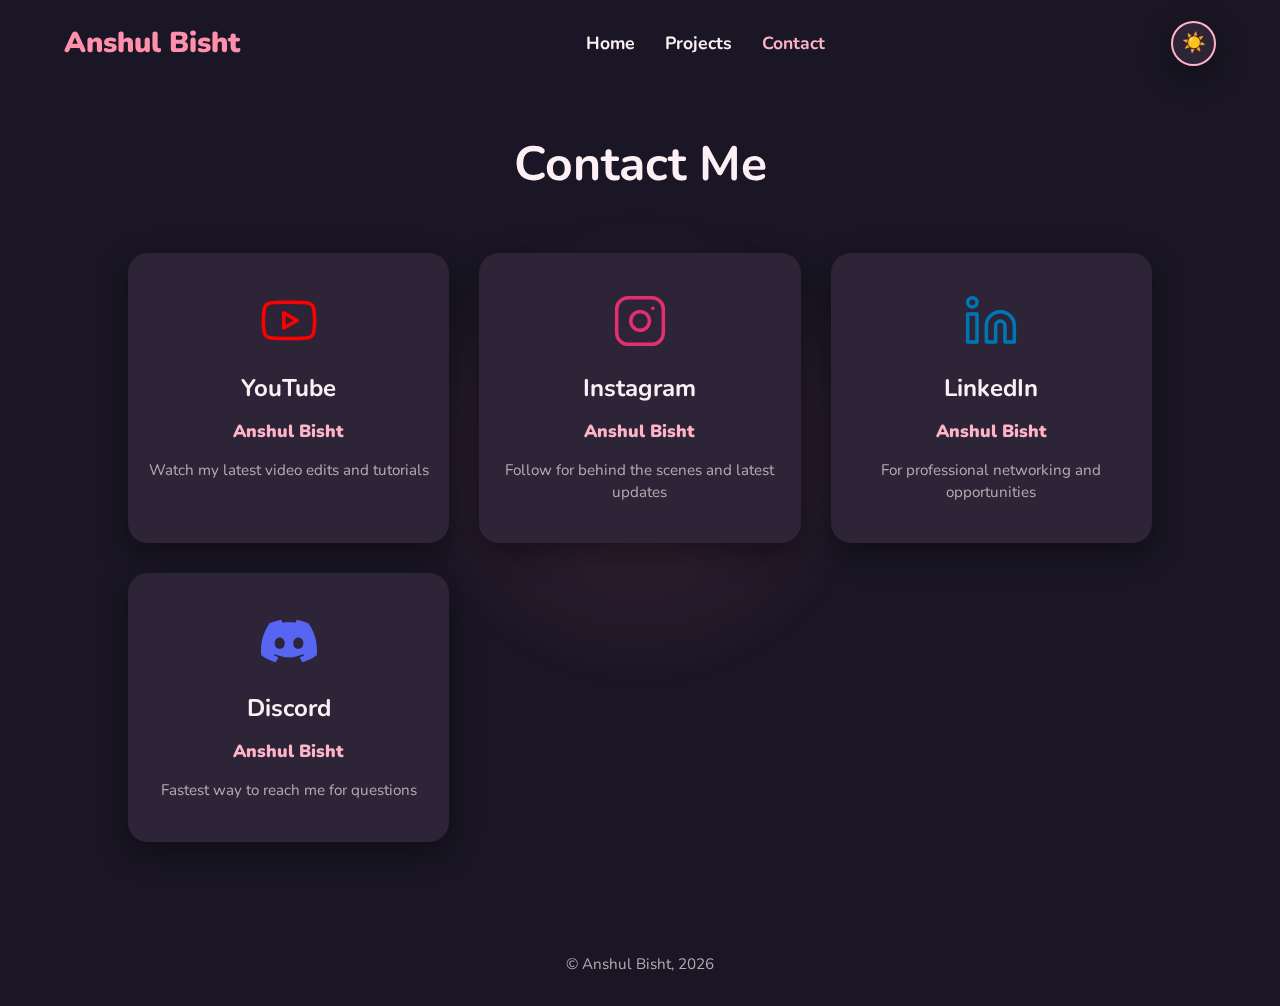
<file: contact.html>
<!DOCTYPE html>
<html lang="en">

<head>
    <meta charset="UTF-8">
    <meta name="viewport" content="width=device-width, initial-scale=1.0">
    <title>contact | anshul</title>
    <link href="https://fonts.googleapis.com/css2?family=Nunito:wght@400;700;900&display=swap" rel="stylesheet">
    <link rel="stylesheet" href="index.css">
</head>

<body class="dark-mode">
    <div class="interactive-bg"></div>
    <nav>
        <div class="logo"><a href="index.html">Anshul Bisht</a></div>
        <div class="nav-links">
            <a href="index.html">Home</a>
            <a href="projects.html">Projects</a>
            <a href="contact.html" style="color: var(--primary-color);">Contact</a>
        </div>
        <div class="nav-controls">
            <button id="themeToggle" class="theme-toggle" aria-label="Toggle Light Mode">☀️</button>
        </div>
    </nav>

    <section id="contact-page" class="reveal active"
        style="min-height: 80vh; display: flex; flex-direction: column; align-items: center; justify-content: center; padding-top: 40px;">
        <h2 style="font-size: 3rem; color: var(--text-color); margin-bottom: 50px;">Contact Me</h2>

        <div class="social-grid">
            <a href="https://youtube.com/@momoro-game?si=T9J703inHkOxb1aQ" target="_blank" class="social-card">
                <svg width="56" height="56" viewBox="0 0 24 24" fill="none" stroke="currentColor" stroke-width="1.5"
                    stroke-linecap="round" stroke-linejoin="round" style="color: #FF0000;">
                    <path
                        d="M22.54 6.42a2.78 2.78 0 0 0-1.94-2C18.88 4 12 4 12 4s-6.88 0-8.6.46a2.78 2.78 0 0 0-1.94 2A29 29 0 0 0 1 11.75a29 29 0 0 0 .46 5.33 2.78 2.78 0 0 0 1.94 2c1.72.46 8.6.46 8.6.46s6.88 0 8.6-.46a2.78 2.78 0 0 0 1.94-2 29 29 0 0 0 .46-5.33 29 29 0 0 0-.46-5.33z">
                    </path>
                    <polygon points="9.75 15.02 15.5 11.75 9.75 8.48 9.75 15.02"></polygon>
                </svg>
                <div>
                    <h3>YouTube</h3>
                    <p class="username">Anshul Bisht</p>
                    <p class="desc">Watch my latest video edits and tutorials</p>
                </div>
            </a>

            <a href="https://www.instagram.com/_bishtanshul_?igsh=MWtqOXR0b3kzMGV0Zg==" target="_blank"
                class="social-card">
                <svg width="56" height="56" viewBox="0 0 24 24" fill="none" stroke="currentColor" stroke-width="1.5"
                    stroke-linecap="round" stroke-linejoin="round" style="color: #E1306C;">
                    <rect x="2" y="2" width="20" height="20" rx="5" ry="5"></rect>
                    <path d="M16 11.37A4 4 0 1 1 12.63 8 4 4 0 0 1 16 11.37z"></path>
                    <line x1="17.5" y1="6.5" x2="17.51" y2="6.5"></line>
                </svg>
                <div>
                    <h3>Instagram</h3>
                    <p class="username">Anshul Bisht</p>
                    <p class="desc">Follow for behind the scenes and latest updates</p>
                </div>
            </a>

            <a href="https://www.linkedin.com/in/anshul-bisht-27297b3a1?utm_source=share_via&utm_content=profile&utm_medium=member_android"
                target="_blank" class="social-card">
                <svg width="56" height="56" viewBox="0 0 24 24" fill="none" stroke="currentColor" stroke-width="1.5"
                    stroke-linecap="round" stroke-linejoin="round" style="color: #0077b5;">
                    <path d="M16 8a6 6 0 0 1 6 6v7h-4v-7a2 2 0 0 0-2-2 2 2 0 0 0-2 2v7h-4v-7a6 6 0 0 1 6-6z"></path>
                    <rect x="2" y="9" width="4" height="12"></rect>
                    <circle cx="4" cy="4" r="2"></circle>
                </svg>
                <div>
                    <h3>LinkedIn</h3>
                    <p class="username">Anshul Bisht</p>
                    <p class="desc">For professional networking and opportunities</p>
                </div>
            </a>

            <a href="https://discord.com/users/1450729117371596912" target="_blank" class="social-card">
                <svg width="56" height="56" viewBox="0 0 24 24" fill="currentColor" style="color: #5865F2;">
                    <path
                        d="M20.317 4.3698a19.7913 19.7913 0 00-4.8851-1.5152.0741.0741 0 00-.0785.0371c-.211.3753-.4447.8648-.6083 1.2495-1.8447-.2762-3.68-.2762-5.4868 0-.1636-.3933-.4058-.8742-.6177-1.2495a.077.077 0 00-.0785-.037 19.7363 19.7363 0 00-4.8852 1.515.0699.0699 0 00-.0321.0277C.5334 9.0458-.319 13.5799.0992 18.0578a.0824.0824 0 00.0312.0561c2.0528 1.5076 4.0413 2.4228 5.9929 3.0294a.0777.0777 0 00.0842-.0276c.4616-.6304.8731-1.2952 1.226-1.9942a.076.076 0 00-.0416-.1057c-.6528-.2476-1.2743-.5495-1.8722-.8923a.077.077 0 01-.0076-.1277c.1258-.0943.2517-.1923.3718-.2914a.0743.0743 0 01.0776-.0105c3.9278 1.7933 8.18 1.7933 12.0614 0a.0739.0739 0 01.0785.0095c.1202.099.246.1981.3728.2924a.077.077 0 01-.0066.1276 12.2986 12.2986 0 01-1.873.8914.0766.0766 0 00-.0407.1067c.3604.698.7719 1.3628 1.225 1.9932a.076.076 0 00.0842.0286c1.961-.6067 3.9495-1.5219 6.0023-3.0294a.077.077 0 00.0313-.0552c.5004-5.177-.8382-9.6739-3.5485-13.6604a.061.061 0 00-.0312-.0286zM8.02 15.3312c-1.1825 0-2.1569-1.0857-2.1569-2.419 0-1.3332.9555-2.4189 2.157-2.4189 1.2108 0 2.1757 1.0952 2.1568 2.419 0 1.3332-.9555 2.4189-2.1569 2.4189zm7.9748 0c-1.1825 0-2.1569-1.0857-2.1569-2.419 0-1.3332.9554-2.4189 2.1569-2.4189 1.2108 0 2.1757 1.0952 2.1568 2.419 0 1.3332-.946 2.4189-2.1568 2.4189Z">
                    </path>
                </svg>
                <div>
                    <h3>Discord</h3>
                    <p class="username">Anshul Bisht</p>
                    <p class="desc">Fastest way to reach me for questions</p>
                </div>
            </a>
        </div>
    </section>

    <footer>
        &copy; Anshul Bisht, <span id="currentYear"></span>
    </footer>

    <script src="index.js"></script>
</body>

</html>
</file>
<file: index.css>
/* --- CSS Variables for Day/Night Theme --- */
:root {
    /* Day Mode (Default) */
    --bg-color: #fff0f5;
    --text-color: #4a4043;
    --text-muted: #6d6064;
    --primary-color: #ff8fab;
    --secondary-color: #fb6f92;
    --card-bg: #ffffff;
    --input-bg: #fff0f5;
    --shadow: 0 10px 30px rgba(251, 111, 146, 0.15);
    --cat-color: #4a4043;
    --cat-inner: #ffb3c6;
    --gradient-glow: rgba(255, 143, 171, 0.4);
    /* Pink glow for day */
}

body.dark-mode {
    /* Night Mode */
    --bg-color: #1a1625;
    --text-color: #fdf0f5;
    --text-muted: #b5aab0;
    --primary-color: #ffb3c6;
    --secondary-color: #ff8fab;
    --card-bg: #2d2438;
    --input-bg: #1a1625;
    --shadow: 0 10px 30px rgba(0, 0, 0, 0.4);
    --cat-color: #fdf0f5;
    --cat-inner: #fb6f92;
    --gradient-glow: rgba(251, 111, 146, 0.15);
    /* Subtle dark pink glow for night */
}

/* --- Global Styles & Custom Cursors --- */
* {
    margin: 0;
    padding: 0;
    box-sizing: border-box;
    font-family: 'Nunito', sans-serif;
}

body {
    background-color: var(--bg-color);
    color: var(--text-color);
    line-height: 1.6;
    overflow-x: hidden;
    transition: background-color 0.5s ease, color 0.5s ease;
}

/* Pointer Cursor for clickable elements */
a,
button,
.theme-toggle,
.portfolio-item,
.cat-container {
    cursor: pointer;
}

.redirect-links {
    text-decoration: none;
    color: var(--text-color);
    font-size: 1.1rem;
    font-weight: 700;
    transition: color 0.3s ease;
    position: relative;
}


/* Keep content on top of the interactive background */
nav,
section {
    position: relative;
    z-index: 1;
}

section {
    padding: 80px 10vw;
}

h2 {
    font-size: 2.5rem;
    margin-bottom: 40px;
    text-align: center;
    color: var(--secondary-color);
}

/* --- Interactive Gradient Background --- */
.interactive-bg {
    position: fixed;
    top: 0;
    left: 0;
    width: 100vw;
    height: 100vh;
    /* The radial gradient uses CSS variables updated by Javascript */
    background: radial-gradient(600px circle at var(--mouse-x, 50vw) var(--mouse-y, 50vh),
            var(--gradient-glow),
            transparent 40%);
    z-index: 0;
    pointer-events: none;
    /* Allows clicks to pass through to buttons */
}

/* --- SaaS-Style Animations --- */
.reveal {
    opacity: 0;
    transform: translateY(40px);
    transition: all 0.8s ease-out;
}

.reveal.active {
    opacity: 1;
    transform: translateY(0);
}

@keyframes pulse {
    0% {
        box-shadow: 0 0 0 0 rgba(251, 111, 146, 0.4);
    }

    70% {
        box-shadow: 0 0 0 15px rgba(251, 111, 146, 0);
    }

    100% {
        box-shadow: 0 0 0 0 rgba(251, 111, 146, 0);
    }
}

@keyframes float {

    0%,
    100% {
        transform: translateY(0px);
    }

    50% {
        transform: translateY(-15px);
    }
}

/* --- Navigation & Theme Toggle --- */
nav {
    display: flex;
    justify-content: space-between;
    align-items: center;
    padding: 20px 5vw;
}

.logo {
    font-size: 1.8rem;
    font-weight: 900;
    color: var(--secondary-color);
}

.logo a {
    text-decoration: none;
    color: inherit;
}

.nav-links {
    display: flex;
    gap: 30px;
    align-items: center;
}

.nav-links a {
    text-decoration: none;
    color: var(--text-color);
    font-size: 1.1rem;
    font-weight: 700;
    transition: color 0.3s ease;
    position: relative;
}

.nav-links a::after {
    content: '';
    position: absolute;
    width: 0;
    height: 2px;
    bottom: -5px;
    left: 0;
    background-color: var(--primary-color);
    transition: width 0.3s ease;
}

.nav-links a:hover::after {
    width: 100%;
}

.nav-links a:hover {
    color: var(--primary-color);
}

.nav-controls {
    display: flex;
    align-items: center;
    gap: 20px;
}

.theme-toggle {
    background: var(--card-bg);
    border: 2px solid var(--primary-color);
    color: var(--text-color);
    font-size: 1.2rem;
    width: 45px;
    height: 45px;
    border-radius: 50%;
    display: flex;
    justify-content: center;
    align-items: center;
    transition: all 0.3s ease;
    box-shadow: var(--shadow);
}

.theme-toggle:hover {
    transform: scale(1.1) rotate(15deg);
}

/* --- Hero Section --- */
.hero {
    display: flex;
    align-items: center;
    justify-content: space-between;
    min-height: 80vh;
}

.hero-content {
    max-width: 50%;
}

.hero h1 {
    font-size: 3.5rem;
    font-weight: 900;
    line-height: 1.2;
    margin-bottom: 20px;
}

.hero h1 span {
    color: var(--secondary-color);
}

.hero p {
    font-size: 1.2rem;
    margin-bottom: 30px;
    color: var(--text-muted);
}

.cta-btn {
    background-color: var(--secondary-color);
    color: white;
    padding: 15px 30px;
    border: none;
    border-radius: 50px;
    font-size: 1.1rem;
    font-weight: 700;
    transition: all 0.3s ease;
    animation: pulse 2s infinite;
}

.cta-btn:hover {
    background-color: var(--primary-color);
    transform: translateY(-3px);
}

/* --- CSS Animated Cat --- */
.cat-container {
    animation: float 4s ease-in-out infinite;
    position: relative;
    width: 250px;
    height: 250px;
}

.cat-head {
    width: 200px;
    height: 160px;
    background-color: var(--cat-color);
    border-radius: 100px 100px 80px 80px;
    position: absolute;
    bottom: 20px;
    left: 25px;
    transition: background-color 0.5s ease;
}

.cat-ear {
    width: 0;
    height: 0;
    border-left: 40px solid transparent;
    border-right: 40px solid transparent;
    border-bottom: 70px solid var(--cat-color);
    position: absolute;
    top: -30px;
    transition: border-bottom-color 0.5s ease;
}

.cat-ear.left {
    left: -10px;
    transform: rotate(-15deg);
}

.cat-ear.right {
    right: -10px;
    transform: rotate(15deg);
}

.cat-ear::after {
    content: '';
    position: absolute;
    border-left: 20px solid transparent;
    border-right: 20px solid transparent;
    border-bottom: 40px solid var(--cat-inner);
    top: 20px;
    left: -20px;
    transition: border-bottom-color 0.5s ease;
}

.cat-eye {
    width: 30px;
    height: 30px;
    background-color: var(--bg-color);
    border-radius: 50%;
    position: absolute;
    top: 60px;
    animation: blink 4s infinite;
    transition: background-color 0.5s ease;
}

.cat-eye.left {
    left: 40px;
}

.cat-eye.right {
    right: 40px;
}

.cat-nose {
    width: 20px;
    height: 15px;
    background-color: var(--cat-inner);
    border-radius: 50% 50% 50% 50% / 30% 30% 70% 70%;
    position: absolute;
    top: 90px;
    left: 90px;
    transition: background-color 0.5s ease;
}

@keyframes blink {

    0%,
    9%,
    11%,
    19%,
    21%,
    69%,
    71%,
    100% {
        transform: scaleY(1);
    }

    10%,
    20%,
    70% {
        transform: scaleY(0.1);
    }
}

/* --- About Me Section --- */
.about-content {
    display: flex;
    align-items: center;
    gap: 50px;
    background: var(--card-bg);
    padding: 40px;
    border-radius: 30px;
    box-shadow: var(--shadow);
    transition: background-color 0.5s ease, box-shadow 0.5s ease;
}

.about-avatar {
    width: 200px;
    height: 200px;
    background: linear-gradient(135deg, var(--primary-color), var(--secondary-color));
    border-radius: 50%;
    display: flex;
    justify-content: center;
    align-items: center;
    font-size: 5rem;
    flex-shrink: 0;
    box-shadow: var(--shadow);
}

.about-text h3 {
    font-size: 2rem;
    color: var(--secondary-color);
    margin-bottom: 15px;
}

.about-text p {
    color: var(--text-muted);
    margin-bottom: 15px;
    font-size: 1.1rem;
}

/* --- Recent Creations (Portfolio) --- */
.portfolio-grid {
    display: grid;
    grid-template-columns: repeat(3, 1fr);
    gap: 30px;
    max-width: 1100px;
    margin: 0 auto;
}

.portfolio-item {
    position: relative;
    border-radius: 20px;
    overflow: hidden;
    aspect-ratio: 4/3;
    background: var(--card-bg);
    box-shadow: var(--shadow);
    transition: transform 0.4s ease, box-shadow 0.4s ease;
}

.portfolio-item.vertical {
    aspect-ratio: 9/16;
}

.portfolio-item:hover {
    transform: translateY(-10px) scale(1.02);
    box-shadow: 0 20px 40px rgba(251, 111, 146, 0.3);
}

.portfolio-image,
.portfolio-video {
    width: 100%;
    height: 100%;
    object-fit: cover;
    transition: transform 0.5s ease;
}

.portfolio-item:hover .portfolio-image,
.portfolio-item:hover .portfolio-video {
    transform: scale(1.1);
}

.portfolio-placeholder {
    width: 100%;
    height: 100%;
    background: linear-gradient(45deg, var(--bg-color), var(--card-bg));
    display: flex;
    justify-content: center;
    align-items: center;
    font-size: 4rem;
    transition: background 0.5s ease;
}

.portfolio-overlay {
    position: absolute;
    bottom: 0;
    left: 0;
    width: 100%;
    padding: 30px 20px 20px;
    background: linear-gradient(transparent, rgba(0, 0, 0, 0.9));
    color: white;
    transform: translateY(100%);
    transition: transform 0.3s ease;
}

.portfolio-item:hover .portfolio-overlay {
    transform: translateY(0);
}

.portfolio-overlay h4 {
    font-size: 1.2rem;
    margin-bottom: 5px;
}

.portfolio-overlay span {
    font-size: 0.9rem;
    color: var(--primary-color);
}

/* --- Blog Section --- */
.blog-grid {
    display: grid;
    grid-template-columns: repeat(3, 1fr);
    gap: 30px;
    max-width: 1100px;
    margin: 0 auto;
}

.blog-card {
    background: var(--card-bg);
    border-radius: 20px;
    overflow: hidden;
    box-shadow: var(--shadow);
    transition: transform 0.4s ease, box-shadow 0.4s ease;
    display: flex;
    flex-direction: column;
}

.blog-card:hover {
    transform: translateY(-10px);
    box-shadow: 0 20px 40px rgba(251, 111, 146, 0.3);
}

.blog-image {
    width: 100%;
    height: 200px;
    object-fit: cover;
}

.blog-placeholder {
    width: 100%;
    height: 200px;
    background: linear-gradient(45deg, var(--bg-color), var(--card-bg));
    display: flex;
    justify-content: center;
    align-items: center;
    font-size: 4rem;
}

.blog-content {
    padding: 20px;
    display: flex;
    flex-direction: column;
    flex-grow: 1;
}

.blog-date {
    font-size: 0.9rem;
    color: var(--primary-color);
    margin-bottom: 10px;
}

.blog-content h3 {
    font-size: 1.4rem;
    margin-bottom: 10px;
    color: var(--text-color);
}

.blog-content p {
    color: var(--text-muted);
    font-size: 1rem;
    margin-bottom: 15px;
    flex-grow: 1;
}

.read-more {
    text-decoration: none;
    color: var(--secondary-color);
    font-weight: 700;
    transition: color 0.3s ease;
    align-self: flex-start;
}

.read-more:hover {
    color: var(--primary-color);
}

/* --- Contact Section --- */
.contact-container {
    max-width: 600px;
    margin: 0 auto;
    background: var(--card-bg);
    padding: 40px;
    border-radius: 30px;
    box-shadow: var(--shadow);
    transition: background-color 0.5s ease, box-shadow 0.5s ease;
}

.contact-form {
    display: flex;
    flex-direction: column;
    gap: 20px;
}

.input-group {
    display: flex;
    flex-direction: column;
    gap: 8px;
}

.input-group label {
    font-weight: 700;
    color: var(--text-color);
}

.input-group input,
.input-group textarea {
    padding: 15px;
    border: 2px solid transparent;
    border-radius: 12px;
    background-color: var(--input-bg);
    color: var(--text-color);
    font-size: 1rem;
    transition: all 0.3s ease;
    outline: none;
}

.input-group input:focus,
.input-group textarea:focus {
    border-color: var(--primary-color);
    box-shadow: 0 0 0 4px rgba(251, 111, 146, 0.1);
}

.input-group textarea {
    resize: vertical;
    min-height: 120px;
}

/* --- Responsive Design --- */
@media (max-width: 1024px) {

    .portfolio-grid,
    .blog-grid {
        grid-template-columns: repeat(2, 1fr);
    }
}

@media (max-width: 768px) {

    .portfolio-grid,
    .blog-grid {
        grid-template-columns: repeat(2, 1fr);
    }

    nav {
        flex-direction: column;
        gap: 20px;
    }

    .nav-links {
        flex-wrap: wrap;
        justify-content: center;
        gap: 15px;
    }

    .hero {
        flex-direction: column;
        text-align: center;
        padding-top: 50px;
    }

    .hero-content {
        max-width: 100%;
        margin-bottom: 50px;
    }

    .about-content {
        flex-direction: column;
        text-align: center;
    }

    .cat-container {
        margin: 0 auto;
    }

    .interactive-bg {
        display: none;
    }

    /* Disable interactive glow on mobile */

    .theme-toggle {
        display: none;
    }
}

.social-grid {
    display: grid;
    grid-template-columns: repeat(auto-fit, minmax(250px, 1fr));
    gap: 30px;
    width: 100%;
    max-width: 1100px;
}

.social-card {
    background: var(--card-bg);
    border-radius: 20px;
    padding: 40px 20px;
    text-align: center;
    text-decoration: none;
    display: flex;
    flex-direction: column;
    align-items: center;
    gap: 20px;
    box-shadow: var(--shadow);
    transition: transform 0.3s ease, box-shadow 0.3s ease;
}

.social-card:hover {
    transform: translateY(-10px);
    box-shadow: 0 15px 30px rgba(251, 111, 146, 0.2);
}

.social-card h3 {
    color: var(--text-color);
    font-size: 1.5rem;
    margin-bottom: 10px;
}

.social-card .username {
    color: var(--primary-color);
    font-weight: 900;
    margin-bottom: 15px;
    font-size: 1.1rem;
}

.social-card .desc {
    color: var(--text-muted);
    font-size: 0.95rem;
    line-height: 1.4;
}

/* --- Footer --- */
footer {
    text-align: center;
    padding: 30px 20px;
    color: var(--text-muted);
    font-size: 0.95rem;
    position: relative;
    z-index: 1;
    /* Keep above interactive bg */
}
</file>
